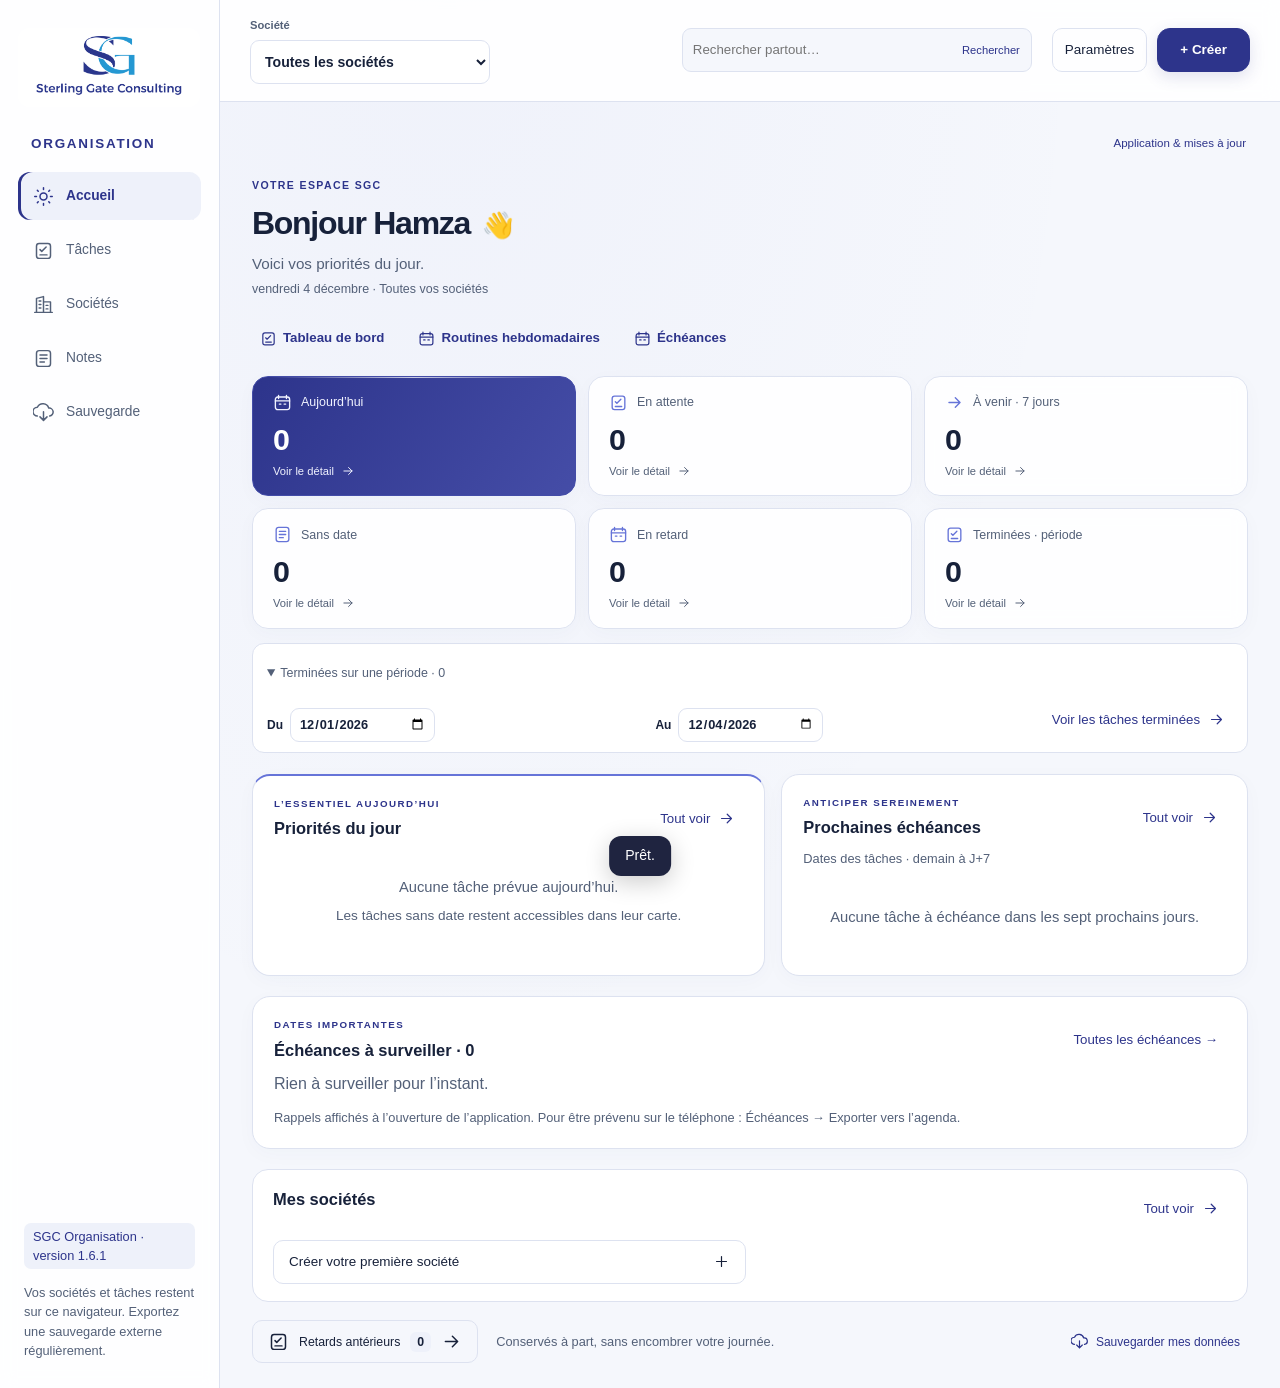
<file: index.html>
<!doctype html>
<html lang="fr" data-theme="light"><head><meta http-equiv="Content-Security-Policy" content="default-src 'self'; script-src 'self'; style-src 'self'; img-src 'self' data: blob:; connect-src 'self' https://api.github.com; worker-src 'self'; manifest-src 'self'; frame-src 'self' blob:; object-src 'none'; base-uri 'self'; form-action 'none'"><meta name="referrer" content="no-referrer"><meta charset="utf-8"><meta name="viewport" content="width=device-width,initial-scale=1,viewport-fit=cover"><meta name="theme-color" content="#2D348B"><link rel="manifest" href="manifest.webmanifest"><link rel="apple-touch-icon" href="src/assets/pwa/icon-192.png"><title>SGC Organisation</title><link rel="icon" href="data:,"><link rel="stylesheet" href="src/styles.css"><link rel="stylesheet" href="src/liquid-glass-v2.css"><link rel="stylesheet" href="src/device.css"></head>
<body><a class="skip" href="#content">Aller au contenu</a><div class="shell"><aside class="sidebar glass"><div class="brand"><img src="src/assets/sterling-gate-official.png" alt="Sterling Gate Consulting — logo officiel" width="3881" height="1687"></div><h1>Organisation</h1><nav aria-label="Navigation principale"><button data-route="home" aria-current="page">Accueil</button><button data-route="tasks">Tâches</button><button data-route="dashboard" class="nav-mobile-only">Tableau de bord</button><button data-route="companies">Sociétés</button><button data-route="notes">Notes</button><button data-route="backup">Sauvegarde</button></nav><div class="side-note"><span class="tag">SGC Organisation · version 1.6.1</span><p>Vos sociétés et tâches restent sur ce navigateur. Exportez une sauvegarde externe régulièrement.</p></div></aside><main><header class="top glass"><div class="mobile-brand"><img src="src/assets/sterling-gate-official.png" alt="Sterling Gate Consulting" width="3881" height="1687"><span>Organisation</span></div><label>Société<select id="company-filter"><option value="">Toutes les sociétés</option></select></label><form id="header-search-form" role="search"><label class="sr-only" for="header-search">Rechercher dans toute l’application</label><input id="header-search" type="search" placeholder="Rechercher partout…"><button type="submit" aria-label="Lancer la recherche">Rechercher</button></form><div class="tools"><button id="settings-trigger" aria-haspopup="dialog" aria-controls="settings-menu">Paramètres</button><button id="create-trigger" class="primary create-trigger" aria-haspopup="dialog" aria-expanded="false" aria-controls="create-menu">+ Créer</button></div></header><div class="page"><section class="pwa-strip" aria-label="Installation et connexion"><span id="connection-state"></span><details><summary>Application & mises à jour</summary><p id="pwa-status" role="status" aria-live="polite">Préparation PWA…</p><div class="pwa-actions"><button id="install-app" disabled>Installer l’application</button><button id="pwa-guide">Comment installer ?</button><button id="pwa-check">Vérifier les mises à jour</button><button id="pwa-reload" hidden>Recharger quand prêt</button></div></details><div id="pwa-update" hidden><strong>Nouvelle version disponible</strong><p>Sauvegardez vos données et fermez les autres fenêtres avant activation.</p><button id="pwa-activate" class="primary">Activer la mise à jour</button></div></section><div id="status" role="status" aria-live="polite">Chargement…</div><div id="error" role="alert" hidden></div><div id="content" tabindex="-1"></div></div></main></div><dialog id="pwa-guide-dialog" aria-labelledby="pwa-guide-title"><header class="dialog-head"><h2 id="pwa-guide-title">Installer SGC Organisation</h2><button id="pwa-guide-close">Fermer</button></header><ol class="steps"><li>Sur Android, ouvrir l’adresse HTTPS privée qui aura été approuvée dans Chrome.</li><li>Attendre le chargement complet puis choisir Installer l’application dans Chrome, ou utiliser le bouton lorsqu’il est proposé.</li><li>Vérifier l’icône SGC et lancer depuis l’écran d’accueil.</li><li>Créer des données fictives, fermer, rouvrir puis tester hors ligne et sauvegarde/restauration.</li></ol><p class="helper">Aucun hébergement n’est activé. 127.0.0.1 sur le téléphone désigne le téléphone, pas votre PC. Les données PC ne se transfèrent pas automatiquement vers une autre adresse ou un autre appareil.</p><p class="muted">Le cache garde le code, pas une sauvegarde des sociétés et tâches. Gardez une copie externe vérifiée.</p></dialog><dialog id="settings-menu" class="settings-menu glass" aria-labelledby="settings-title"><header class="dialog-head"><div><p class="eyebrow">Votre espace SGC</p><h2 id="settings-title">Plus & paramètres</h2></div><button id="close-settings">Fermer</button></header><div class="settings-options"><button data-route="notes">Notes</button><button data-route="deadlines">Échéances</button><button data-route="routines">Routines hebdomadaires</button><button data-route="dashboard">Tableau de bord</button><button data-route="backup">Sauvegarde et restauration</button><button id="theme" aria-pressed="false">Mode sombre</button><button id="effects" aria-pressed="false">Réduire les effets</button></div><p class="helper small">Les préférences d’affichage sont mémorisées sur ce navigateur. Les sauvegardes E1 incluent les fiches complètes et leurs pièces.</p></dialog><dialog id="create-menu" class="create-menu glass" aria-labelledby="create-title"><header class="dialog-head"><div><p class="eyebrow">Un accès, toutes vos actions</p><h2 id="create-title">Créer</h2></div><button id="close-create" aria-label="Fermer le menu Créer">Fermer</button></header><p id="create-context" class="muted"></p><div class="creation-options"><button id="create-task"><span data-icon="tasks"></span><span><strong>Tâche</strong><small>Un intitulé suffit, sans workflow</small></span></button><button id="create-company"><span data-icon="companies"></span><span><strong>Société</strong><small>Créer une fiche avec son nom</small></span></button><button id="create-note"><span data-icon="note"></span><span><strong>Note rapide</strong><small>Générale ou liée à une société</small></span></button><button id="create-deadline"><span data-icon="calendar"></span><span><strong>Échéance</strong><small>Suivre une date importante</small></span></button></div></dialog><dialog id="editor" aria-labelledby="editor-title"><header class="dialog-head"><h2 id="editor-title"></h2><button id="close-editor" type="button" aria-label="Fermer le formulaire">Fermer</button></header><form id="editor-form"><div id="form-fields"></div><p id="form-error" role="alert" hidden></p><div class="actions"><button type="button" id="cancel-editor">Annuler</button><button type="submit" class="primary" id="save-editor">Enregistrer</button></div></form></dialog><script type="module" src="src/app.js"></script></body></html>
</file>
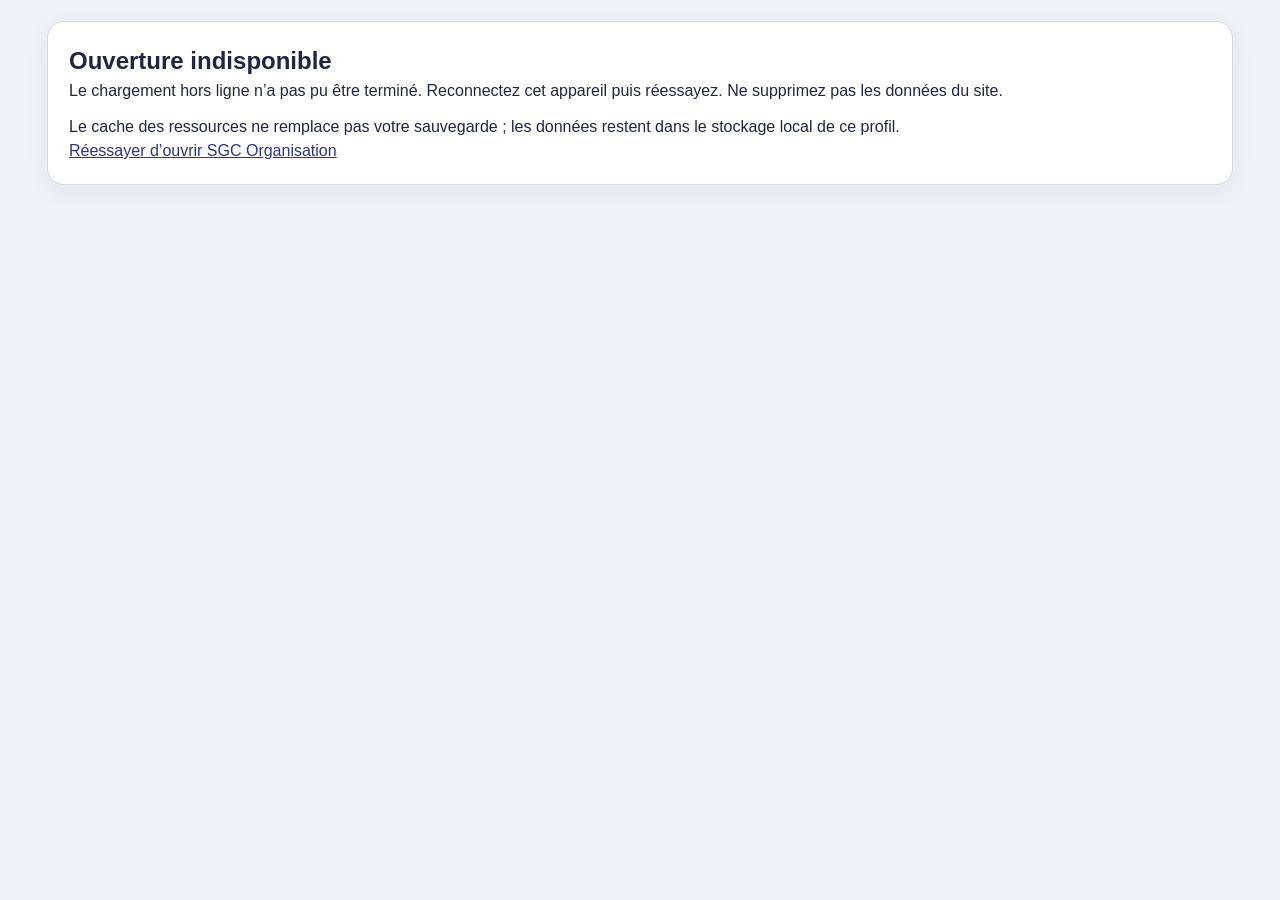
<file: offline.html>
<!doctype html>
<html lang="fr"><head><meta charset="utf-8"><meta name="viewport" content="width=device-width,initial-scale=1"><title>SGC Organisation — ouverture indisponible</title><link rel="stylesheet" href="src/styles.css"></head><body><main class="page"><section class="card"><h1>Ouverture indisponible</h1><p>Le chargement hors ligne n’a pas pu être terminé. Reconnectez cet appareil puis réessayez. Ne supprimez pas les données du site.</p><p>Le cache des ressources ne remplace pas votre sauvegarde ; les données restent dans le stockage local de ce profil.</p><a href="./">Réessayer d’ouvrir SGC Organisation</a></section></main></body></html>
</file>
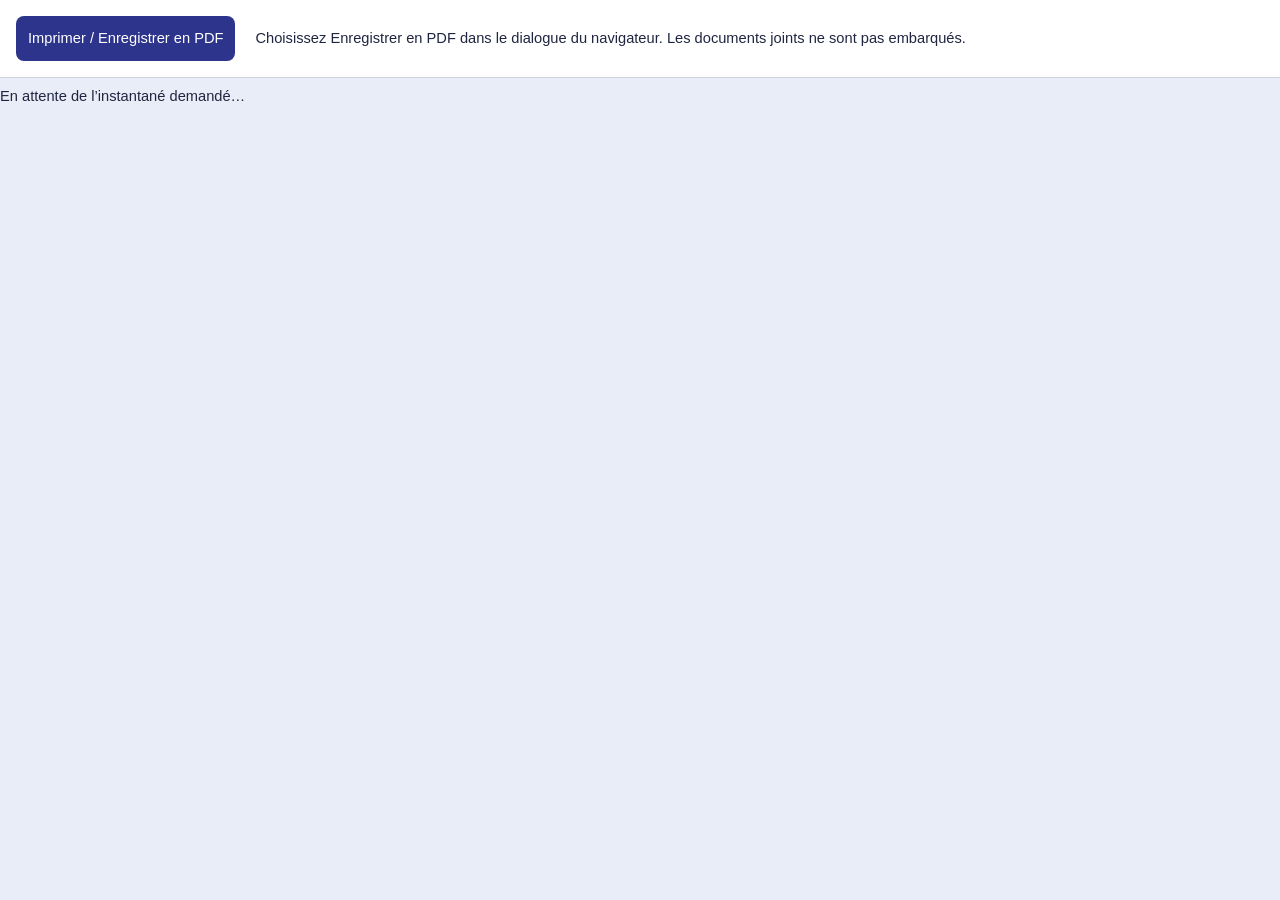
<file: report.html>
<!doctype html><html lang="fr"><head><meta charset="utf-8"><meta name="viewport" content="width=device-width,initial-scale=1"><title>SGC Rapport</title><link rel="stylesheet" href="src/report.css"></head><body><nav class="print-tools"><button id="print-report" disabled>Imprimer / Enregistrer en PDF</button><p>Choisissez Enregistrer en PDF dans le dialogue du navigateur. Les documents joints ne sont pas embarqués.</p></nav><main id="report"><p>En attente de l’instantané demandé…</p></main><script type="module" src="src/report.js"></script></body></html>
</file>
<file: src/styles.css>
:root{color-scheme:light;--brand:#2D348B;--accent:#2D348B;--ink:#202641;--muted:#536078;--bg:#eef1f8;--panel:#fff;--glass:rgba(255,255,255,.86);--line:#d3d9e8;--control:#687592;--tint:#eceefa;--error:#a52634;--error-bg:#fdecef;--ok:#16603c;--shadow:0 6px 24px #17234a0d;font:16px/1.5 'Segoe UI',Arial,sans-serif}
[data-theme=dark]{color-scheme:dark;--accent:#c6ccff;--ink:#eef0fb;--muted:#bec6da;--bg:#111728;--panel:#1c253b;--glass:rgba(27,32,51,.90);--line:#3c4663;--control:#8894b1;--tint:#30395e;--error:#ffbbc5;--error-bg:#491f2b;--ok:#a2e5bd;--shadow:0 6px 20px #0003}
*{box-sizing:border-box}body{margin:0;background:var(--bg);color:var(--ink)}button,input,textarea,select{font:inherit;color:inherit}button,input,select,textarea{touch-action:manipulation}button{cursor:pointer;min-height:44px;padding:10px 15px;border:1px solid var(--control);border-radius:10px;background:var(--panel);transition:box-shadow .12s}button:hover{background:var(--tint)}button:disabled{cursor:not-allowed;background:var(--tint);color:var(--muted)}button.primary{background:var(--brand);color:#fff;border-color:var(--brand)}button.primary:hover{background:#22286c}button:focus-visible,a:focus-visible,input:focus-visible,textarea:focus-visible,select:focus-visible{outline:3px solid var(--accent);outline-offset:3px}input,textarea,select{width:100%;border:1px solid var(--control);border-radius:9px;background:var(--panel);padding:10px;min-height:44px}textarea{min-height:85px;resize:vertical}input[type=checkbox]{width:22px;height:22px;min-height:22px;accent-color:var(--brand)}label{display:grid;gap:6px;font-size:.9rem;font-weight:600}h1,h2,h3,p{margin:0}h2{font-size:1.7rem;letter-spacing:-.025em;line-height:1.25}h3{font-size:1.1rem}a{color:var(--accent)}small,.muted{color:var(--muted)}small{font-size:.85rem}.shell{min-height:100dvh;display:flex}.glass{background:var(--panel)}@supports(backdrop-filter:blur(8px)){html:not([data-effects=reduced]) .glass{background:var(--glass);backdrop-filter:blur(8px)}}.sidebar{width:225px;flex-shrink:0;padding:30px 18px;display:flex;flex-direction:column;border-right:1px solid var(--line)}.brand{display:flex;align-items:center;gap:10px;font-size:.73rem;font-weight:700;letter-spacing:.08em}.brand small{display:block;font-size:.65rem;letter-spacing:.15em}.mark{display:grid;place-items:center;width:40px;height:43px;border-radius:12px;background:var(--brand);color:#fff;font-size:1rem}.sidebar h1{font-size:1.1rem;margin:35px 12px 20px;color:var(--accent)}nav{display:grid;gap:6px}nav button{border:0;background:transparent;text-align:left;color:var(--muted)}nav button[aria-current=page]{background:var(--tint);color:var(--accent);font-weight:600}.side-note{margin-top:auto;padding:30px 6px 0;font-size:.8rem;color:var(--muted)}.side-note p{margin-top:14px}.tag{display:inline-block;background:var(--tint);color:var(--accent);padding:4px 9px;border-radius:7px;font-size:.8rem}main{flex:1;min-width:0}.top{padding:22px 32px;border-bottom:1px solid var(--line);display:flex;align-items:center;gap:20px}.top label{min-width:220px}.tools{display:flex;gap:9px;margin-left:auto;align-items:center;flex-wrap:wrap}.tools button{font-size:.85rem}.page{padding:24px 32px;max-width:1250px;margin:auto}#status{color:var(--muted);font-size:.85rem;min-height:26px;margin-bottom:18px}#error,#form-error{color:var(--error);background:var(--error-bg);padding:14px;border-radius:12px;margin-bottom:18px;white-space:pre-wrap}#content:focus{outline:none}.page-heading{display:flex;align-items:center;justify-content:space-between;gap:15px;margin-bottom:25px}.page-heading p{margin-top:9px;color:var(--muted)}.eyebrow{color:var(--accent);font-size:.72rem;font-weight:700;letter-spacing:.15em;text-transform:uppercase;margin-bottom:9px}.card{border:1px solid var(--line);border-radius:17px;background:var(--panel);padding:23px;box-shadow:var(--shadow);min-width:0}.card p+p{margin-top:12px}.card-header{display:flex;justify-content:space-between;align-items:center;gap:12px;margin-bottom:15px}.kpis{display:grid;grid-template-columns:repeat(3,1fr);gap:16px;margin-bottom:24px}.kpi{text-align:left;padding:21px;border:1px solid var(--line);border-radius:17px;box-shadow:var(--shadow)}.kpi span,.kpi small{display:block}.kpi span{color:var(--muted);font-size:.87rem}.kpi strong{font-size:2rem;display:block;margin:5px 0;font-variant-numeric:tabular-nums}.columns{display:grid;grid-template-columns:1.4fr 1fr;gap:20px}.stack{display:grid;gap:18px}.helper{padding:14px;background:var(--tint);border-radius:12px;margin:18px 0;font-size:.9rem}.task-row{display:flex;gap:14px;align-items:center;padding:17px 0;border-bottom:1px solid var(--line)}.task-row:last-child{border:0}.task-copy{flex:1;min-width:0;overflow-wrap:anywhere}.task-copy strong,.task-copy small{display:block}.task-actions{display:flex;gap:8px;flex-wrap:wrap}.task-actions button{font-size:.85rem;padding:8px 11px}.done-title{text-decoration:line-through}.toolbar{display:flex;gap:12px;align-items:end;flex-wrap:wrap;margin-bottom:20px}.toolbar label{flex:1;min-width:150px}.empty{padding:35px 10px;text-align:center;color:var(--muted)}.actions{display:flex;flex-wrap:wrap;justify-content:flex-end;gap:10px;margin-top:20px}.form-grid{display:grid;grid-template-columns:1fr 1fr;gap:17px}.full{grid-column:1/-1}.company-grid{display:grid;grid-template-columns:repeat(2,1fr);gap:18px}.company-grid p{overflow-wrap:anywhere}.steps{padding-left:22px}.steps li{margin:10px 0}.check-label{display:flex;align-items:start;gap:10px;margin:18px 0}.check-label input{flex-shrink:0}#restore-preview{margin-top:20px}#restore-preview:empty{display:none}.warning{color:var(--error)}dialog{width:calc(100% - 28px);max-width:650px;max-height:92dvh;border:1px solid var(--line);border-radius:20px;padding:25px;background:var(--panel);color:var(--ink);box-shadow:var(--shadow)}dialog::backdrop{background:#10152870}.dialog-head{display:flex;justify-content:space-between;gap:15px;align-items:center;margin-bottom:22px}.dialog-head h2{font-size:1.3rem}.skip{position:absolute;left:10px;top:-100px;z-index:10;background:var(--panel);padding:12px}.skip:focus{top:10px}.screen-divider{margin-top:25px}html[data-effects=reduced] .glass{background:var(--panel);backdrop-filter:none}html[data-effects=reduced] *{transition:none!important}
@media(max-width:1050px){.top{align-items:start;flex-direction:column}.tools{margin-left:0}.sidebar{width:190px}.page{padding:24px}.columns{grid-template-columns:1fr}}
@media(max-width:720px){.shell{flex-direction:column}.sidebar{width:auto;padding:15px;border-right:0;border-bottom:1px solid var(--line)}.brand,.side-note{display:none}.sidebar h1{margin:0 0 12px 5px}.sidebar nav{grid-template-columns:repeat(4,minmax(0,1fr));gap:4px}.sidebar nav button{font-size:.8rem;text-align:center;min-width:0;padding:10px 4px}.top{padding:16px;gap:15px}.top label{width:100%;min-width:0}.tools{width:100%;gap:8px}.tools button{flex:1;padding:8px;font-size:.8rem}.page{padding:20px 16px}.page-heading{align-items:start;flex-direction:column}.kpis{grid-template-columns:1fr 1fr;gap:10px}.kpi{padding:15px}.kpi:last-child{grid-column:1/-1}.card{padding:18px}.task-row{flex-wrap:wrap}.task-copy{flex-basis:100%}.task-actions{width:100%}.form-grid,.company-grid{grid-template-columns:1fr}.dialog-head{align-items:start}h2{font-size:1.5rem}@supports(backdrop-filter:blur(4px)){html:not([data-effects=reduced]) .glass{backdrop-filter:blur(4px)}}}
@media(prefers-reduced-motion:reduce){*,*:before,*:after{transition:none!important;animation:none!important;scroll-behavior:auto!important}}
@media(forced-colors:active){.glass,.card,.kpi{background:Canvas;border:1px solid CanvasText;backdrop-filter:none!important}button.primary{border:2px solid ButtonText}}

/* UI 0.1.1 : création unique et navigation adaptée, mêmes données IndexedDB. */
.icon{width:21px;height:21px;flex-shrink:0;vertical-align:middle}
.logo-slot{display:grid;place-items:center;flex-shrink:0;width:49px;height:43px;border:1px dashed var(--control);border-radius:8px;font-size:.58rem;line-height:1.2;text-align:center;font-weight:400;letter-spacing:0;color:var(--muted)}
nav button{display:flex;gap:11px;align-items:center;border-radius:12px;min-height:48px}
.sidebar{background-image:linear-gradient(145deg,transparent 35%,#6875c50b)}
.sidebar h1{margin-top:29px}.top{padding:18px 30px;background-image:linear-gradient(125deg,#ffffff13,transparent 65%)}
.page{padding-top:21px}.page-heading{margin-bottom:21px}.page-heading h2{font-size:2rem;letter-spacing:-.045em}.page-heading .eyebrow{font-size:.66rem;letter-spacing:.13em}
.kpis{grid-template-columns:repeat(4,minmax(0,1fr));gap:13px;margin-bottom:20px}.kpi{position:relative;overflow:hidden;padding:19px 21px;background-image:linear-gradient(135deg,#ffffff20,transparent 75%);transition:transform .14s,box-shadow .14s}.kpi:before{content:'';position:absolute;inset:0 18px auto;height:1px;background:linear-gradient(90deg,transparent,#ffffffbb,transparent)}
.kpi strong{font-size:2.15rem;line-height:1.2;margin:9px 0 7px}.kpi:hover{transform:translateY(-2px);box-shadow:0 8px 22px #263b7420}.kpi small{font-size:.76rem}.kpi span{font-weight:500}
.columns{gap:18px;grid-template-columns:1.1fr 1fr}.card{padding:21px}.card-header{align-items:start;margin-bottom:9px}.card-header h3{font-size:1.03rem}.card-header .eyebrow{font-size:.61rem;margin-bottom:5px}.task-row{padding:14px 0;gap:10px}.task-copy strong{font-size:.92rem}.task-copy small{font-size:.78rem;margin-top:4px}.task-actions button{font-size:.76rem;min-height:44px;padding:7px 10px}.text-action{border:0;color:var(--accent);background:transparent;display:inline-flex;align-items:center;justify-content:center;gap:8px;font-size:.83rem;padding:8px;white-space:nowrap}.text-action .icon{width:17px;height:17px}.small{font-size:.8rem}.empty{padding:26px 8px;font-size:.92rem}.empty small{display:block;margin-top:8px}
.home-footer{display:flex;align-items:center;flex-wrap:wrap;gap:9px 18px;margin-top:18px}.home-footer>.text-action{margin-left:auto}.history-link{display:inline-flex;align-items:center;gap:10px;font-size:.85rem;background:transparent;border-color:var(--line)}.history-link strong{background:var(--tint);border-radius:6px;padding:1px 7px;font-variant-numeric:tabular-nums}
.create-trigger{padding:11px 22px!important;border-radius:13px;font-weight:600;box-shadow:0 5px 16px #2d348b25}.create-menu{margin:0;inset:100px 24px auto auto;max-width:420px;width:calc(100% - 32px);max-height:calc(100dvh - 130px);padding:22px;border-radius:22px;overflow-y:auto;animation:panel-in .16s ease-out}.create-menu .dialog-head{margin-bottom:8px}.create-menu h2{font-size:1.35rem}.create-menu>p{font-size:.83rem}.creation-options{display:grid;gap:8px;margin-top:17px}.creation-options>button{display:flex;align-items:center;gap:14px;text-align:left;padding:14px;border-color:var(--line);background:var(--panel)}.creation-options>button:not(:disabled):hover{background:var(--tint);border-color:var(--control)}.creation-options>button>span:first-child{display:grid;place-items:center;border-radius:11px;width:43px;height:43px;background:var(--tint);color:var(--accent)}.creation-options strong,.creation-options small{display:block}.creation-options small{font-size:.77rem;margin-top:3px;font-weight:400}.creation-options>button:disabled{color:var(--muted)}.creation-options>button:disabled .icon{color:var(--muted)}
@keyframes panel-in{from{opacity:0;transform:translateY(8px)}to{opacity:1;transform:translateY(0)}}
@media(max-width:1050px) and (min-width:721px){.kpis{grid-template-columns:repeat(2,minmax(0,1fr))}.columns{grid-template-columns:1fr}}
@media(max-width:720px){
 .shell{padding-bottom:calc(160px + env(safe-area-inset-bottom,0px))}.sidebar{padding:14px 18px 0;border:0;background:var(--bg)}.sidebar h1{margin:0;font-size:1rem}.sidebar nav{position:fixed;z-index:20;bottom:0;left:0;right:0;padding:9px 10px calc(9px + env(safe-area-inset-bottom,0px));display:grid;grid-template-columns:repeat(4,minmax(0,1fr));gap:5px;background:var(--panel);border-top:1px solid var(--line);box-shadow:0 -6px 25px #17234a0c}.sidebar nav button{flex-direction:column;gap:4px;min-height:53px;justify-content:center;font-size:.68rem;line-height:1.25;padding:6px 3px}.sidebar nav .icon{width:21px;height:21px}.top{padding:13px 18px 16px;gap:11px;border-bottom:1px solid var(--line)}.top label{font-size:.74rem}.top select{font-size:.87rem}.tools{justify-content:flex-end}.tools>button{flex:0 1 auto;font-size:.72rem;min-height:40px}.tools .create-trigger{position:fixed;z-index:21;right:18px;bottom:calc(85px + env(safe-area-inset-bottom,0px));min-height:50px;padding:12px 25px!important;border-radius:16px;font-size:.95rem;box-shadow:0 7px 24px #20297440}
 .page{padding:17px 16px 22px}.page-heading h2{font-size:1.7rem}.page-heading p{font-size:.82rem}.page-heading{margin-bottom:17px}#status{font-size:.7rem;margin-bottom:15px}.kpis{grid-template-columns:repeat(2,minmax(0,1fr));gap:10px}.kpi,.kpi:last-child{grid-column:auto;padding:15px}.kpi strong{font-size:1.85rem;margin:7px 0}.kpi span{font-size:.74rem}.kpi small{font-size:.68rem}.columns{grid-template-columns:1fr}.card{padding:17px}.task-row{padding:13px 0}.task-copy{flex-basis:100%}.task-actions{justify-content:flex-end}.card-header .text-action{white-space:normal;font-size:.74rem}.home-footer{align-items:start;gap:10px}.home-footer>.text-action{margin-left:0}.create-menu{inset:auto 12px calc(85px + env(safe-area-inset-bottom,0px));width:calc(100% - 24px);max-width:none;max-height:calc(100dvh - 120px - env(safe-area-inset-bottom,0px));border-radius:24px;padding:21px 18px;animation:panel-in .16s ease-out}.create-menu:before{content:'';display:block;background:var(--control);width:35px;height:4px;border-radius:4px;margin:-8px auto 16px}.create-menu .dialog-head h2{font-size:1.3rem}.creation-options>button{padding:11px;min-height:70px}.creation-options>button>span:first-child{width:38px;height:38px}
}
@media(prefers-reduced-motion:reduce){.create-menu,.kpi{animation:none!important;transition:none!important;transform:none!important}}
html[data-effects=reduced] .create-menu{animation:none}
@media(max-width:720px){.top.glass,.sidebar.glass{backdrop-filter:none!important}}
.routine-model{margin-bottom:18px}.routine-model summary{font-weight:700;cursor:pointer;padding:8px}.routine-model form{display:grid;gap:14px;margin-top:16px}.routine-week progress{width:100%;height:12px;accent-color:var(--brand,#2d348b)}.routine-step{padding:16px 0;border-bottom:1px solid var(--border,#8b92a333)}.routine-step fieldset{border:0;padding:0;min-width:0}.routine-step legend{font-weight:650;padding:0;margin-bottom:12px;overflow-wrap:anywhere}.routine-step-fields{display:grid;grid-template-columns:150px 1fr 1fr auto;gap:12px;align-items:end}.routine-step-fields input,.routine-step-fields select{width:100%}.routine-log{margin-top:20px}.routine-log li{padding:7px 0;overflow-wrap:anywhere}.routine-toolbar{margin:20px 0}.routine-week{margin-bottom:20px}#routine-carry-preview{display:grid;gap:12px;margin-top:16px}#routine-carry-date{max-width:240px}.routine-model textarea{width:100%;resize:vertical}@media(max-width:900px){.routine-step-fields{grid-template-columns:1fr 1fr}}@media(max-width:520px){.routine-step-fields{grid-template-columns:1fr}.routine-toolbar{align-items:stretch}.routine-toolbar label{width:100%}.routine-log time{display:block}}
</file>
<file: src/liquid-glass-v2.css>
/* SGC UI 0.2 — ressources embarquées, sans dépendance réseau. */
:root{--brand:#2D348B;--accent:#2D348B;--accent-soft:#6674D8;--bg:#F5F7FC;--panel:#fff;--ink:#17213A;--muted:#536078;--tint:#EEF1FA;--glass:rgba(255,255,255,.88);--line:#dde2f0;--shadow:0 5px 20px #28376607;--success:#16856A;--alert:#D18A30;--error:#C84C59;--space:8px;--radius:18px}
[data-theme=dark]{--bg:#101626;--panel:#19223A;--ink:#F4F6FF;--muted:#b7c1db;--tint:#273355;--accent:#c4cbff;--line:#354361;--glass:rgba(25,34,58,.93);--shadow:0 8px 25px #00000017;--error:#ffb3bd}
body{background:radial-gradient(ellipse at 35% 0%,#6674d80a,transparent 55%),var(--bg);font-family:Inter,'Segoe UI',Arial,sans-serif;-webkit-font-smoothing:antialiased}
.sidebar{width:220px;padding:28px 18px;border-color:var(--line)}.brand{display:block}.brand img,.mobile-brand img{display:block;object-fit:contain;width:100%;height:auto;aspect-ratio:3881/1687;padding:8px;background:#fff;border-radius:12px}.brand img{max-width:182px}.sidebar h1{font-size:.84rem;text-transform:uppercase;letter-spacing:.13em;margin:27px 13px 18px}.sidebar nav>button{font-size:.86rem;border-radius:12px;gap:12px;transition:background-color .12s,box-shadow .12s}.sidebar nav>button[aria-current=page]{box-shadow:inset 3px 0 var(--accent);background:var(--tint)}
.mobile-brand{display:none}.top{padding:17px 30px;gap:20px;min-height:98px}.top>label{min-width:180px;max-width:240px;flex:1;font-size:.7rem;color:var(--muted)}.top select{font-weight:600;font-size:.88rem;border-color:var(--line);color:var(--ink)}.tools{margin-left:0;gap:10px}.tools button{font-size:.84rem}.top #settings-trigger{padding:9px 12px;background:transparent;border-color:var(--line)}#header-search-form{display:flex;flex:1;max-width:350px;position:relative;gap:5px;margin-left:auto}#header-search{font-size:.83rem;background:var(--bg);border:1px solid var(--line);padding-right:92px}#header-search-form>button{position:absolute;right:3px;top:3px;min-height:38px;padding:5px 9px;font-size:.7rem;border:0;background:transparent;color:var(--accent)}.sr-only{position:absolute;width:1px;height:1px;padding:0;margin:-1px;overflow:hidden;clip:rect(0,0,0,0);white-space:nowrap;border:0}
.page{max-width:1360px;padding:24px 32px}#status{font-size:.74rem;margin-bottom:18px;line-height:1.5}.page-heading{margin-bottom:23px}.page-heading h2{font-size:2rem;letter-spacing:-.04em}.page-heading .eyebrow{font-size:.66rem;color:var(--accent-soft)}.page-heading p{font-size:.95rem;margin-top:10px}.greeting-meta{display:block;color:var(--muted);font-size:.78rem;margin-top:5px}.wave{font-size:1.6rem;margin-left:4px}.home-kpis{grid-template-columns:repeat(3,minmax(0,1fr));gap:12px;margin-bottom:14px}.home-kpis .kpi{position:relative;border-radius:16px;padding:16px 20px;overflow:hidden}.home-kpis .kpi-label{display:flex;gap:9px;align-items:center;font-size:.78rem}.home-kpis .kpi-label>.icon{color:var(--accent-soft);width:19px;height:19px}.home-kpis .kpi strong{font-size:1.9rem;letter-spacing:-.04em;margin:9px 0 5px}.home-kpis .kpi small{display:flex;gap:7px;align-items:center;font-size:.7rem}.home-kpis .kpi small .icon{width:14px;height:14px}.home-kpis .kpi[data-scope=today]{background:linear-gradient(125deg,#2d348b,#454da7);border-color:#434ca7;color:#fff}.home-kpis .kpi[data-scope=today] span,.home-kpis .kpi[data-scope=today] small,.home-kpis .kpi[data-scope=today] .icon{color:#f1f3ff}.home-kpis .kpi[data-scope=today] strong{color:#fff}
.completion-period{display:flex;align-items:center;gap:12px;margin:0 0 21px;padding:10px 14px;border:1px solid var(--line);border-radius:12px;font-size:.78rem;background:var(--panel)}.completion-period>span{margin-right:auto;color:var(--muted)}.completion-period label{display:flex;align-items:center;gap:7px;font-size:.73rem}.completion-period input{min-height:34px;padding:5px 8px;font-size:.75rem;width:145px;border-color:var(--line)}.home-columns{grid-template-columns:1.1fr 1fr;gap:16px}.card{border-radius:var(--radius);padding:21px}.today-card{border-top:2px solid var(--accent-soft)}.card-header h3{font-size:1.03rem}.task-row{background:var(--panel);padding:13px 0}.task-copy strong{font-weight:600}.task-actions button{border-color:var(--line);font-size:.72rem}.task-actions button:hover{border-color:var(--control)}.task-actions button[data-toggle-task]{color:var(--accent);background:var(--tint)}.task-copy small{font-size:.77rem}.task-row:has(.done-title){opacity:1}.task-row:has(.done-title) .task-copy strong{color:var(--muted)}
.company-shortcuts{margin-top:20px;padding:17px 20px;background:var(--panel);border:1px solid var(--line);border-radius:16px}.company-shortcuts .card-header{margin-bottom:9px}.shortcut-list{display:grid;grid-template-columns:repeat(2,minmax(0,1fr));gap:9px}.shortcut-list>button{display:flex;align-items:center;gap:12px;min-width:0;border-color:var(--line);font-size:.84rem;text-align:left}.shortcut-list>button>.icon{margin-left:auto;width:17px}.company-avatar{display:grid;place-items:center;background:var(--tint);color:var(--accent);border:1px solid var(--line);width:42px;height:42px;flex-shrink:0;border-radius:12px;font-size:1rem;font-weight:600}.home-footer{font-size:.8rem}.history-link{min-height:40px;font-size:.77rem}.home-footer .text-action{font-size:.75rem}.toolbar{background:var(--panel);border:1px solid var(--line);border-radius:14px;padding:15px;gap:10px}.toolbar label{font-size:.74rem;min-width:130px}.toolbar input,.toolbar select{font-size:.82rem;border-color:var(--control)}.toolbar label:has(#task-search){flex:2;min-width:200px}
.company-grid{grid-template-columns:repeat(2,minmax(0,1fr));gap:16px}.company-card-head{display:flex;gap:13px;align-items:center}.company-card h3{font-size:1rem}.company-card .company-contact{font-size:.85rem;line-height:1.8;margin:18px 0;color:var(--muted)}.company-card .actions{justify-content:space-between}.company-card .actions button{font-size:.8rem;border-color:var(--line)}.company-card .actions .icon{width:16px;margin-left:7px}.company-fields{margin:0}.company-fields>div{display:grid;grid-template-columns:110px 1fr;padding:14px 0;border-bottom:1px solid var(--line);gap:15px}.company-fields dt{font-size:.78rem;color:var(--muted)}.company-fields dd{margin:0;font-size:.9rem;white-space:pre-wrap;overflow-wrap:anywhere}.company-detail{margin-top:10px}.company-task-link{display:flex;align-items:center;gap:15px;margin:18px 0;border-color:var(--line);width:100%;text-align:left}.company-task-link strong{font-size:2rem}.company-task-link span{font-size:.85rem}.company-task-link .icon{width:16px}
.settings-menu{margin:0;inset:92px 25px auto auto;max-width:360px;width:calc(100% - 28px);max-height:calc(100dvh - 120px);animation:panel-in .16s ease-out}.settings-menu h2{font-size:1.25rem}.settings-options{display:grid;gap:9px}.settings-options button{text-align:left;font-size:.88rem;border-color:var(--line)}.create-menu{padding:24px;border-color:var(--line);box-shadow:0 20px 65px #14224b26}.creation-options button{border-radius:14px}.creation-options strong{font-size:.9rem}.creation-options button:disabled{background:var(--bg)}#editor{border-radius:22px;padding:25px;animation:panel-in .16s ease-out}#editor .dialog-head h2{font-size:1.4rem}.form-grid label{font-size:.8rem}.form-grid input,.form-grid select,.form-grid textarea{font-size:.9rem}.form-grid .helper{font-size:.8rem}button:active:not(:disabled){transform:translateY(1px)}button,select,input,textarea{scroll-margin-bottom:100px}.empty{border-radius:12px}.empty h3{margin-bottom:8px}.empty>button{margin-top:15px}
@media(min-width:721px) and (max-width:1100px){.sidebar{width:180px;padding:22px 13px}.top{padding:16px 22px;flex-wrap:wrap;flex-direction:row}.top #header-search-form{min-width:220px}.tools{margin-left:auto}.page{padding:22px}.home-columns{grid-template-columns:1fr}.home-kpis{grid-template-columns:repeat(3,minmax(0,1fr))}}
@media(max-width:720px){
 .sidebar{padding:0!important;height:0;width:0;border:0}.sidebar h1,.sidebar .brand,.side-note{display:none}.shell{padding-bottom:calc(100px + env(safe-area-inset-bottom,0px))}.top{display:grid;grid-template-columns:1fr 1fr;gap:10px;padding:14px 16px 15px;min-height:0;background:var(--panel)}.mobile-brand{display:flex;align-items:center;gap:13px;grid-column:1/-1;justify-content:space-between;margin-bottom:3px}.mobile-brand img{width:137px;max-height:60px;padding:5px;border-radius:8px}.mobile-brand span{font-size:.88rem;font-weight:600;letter-spacing:-.02em}.top>label{min-width:0;width:auto;max-width:none;grid-column:1;gap:4px;font-size:.67rem}.top select{font-size:.74rem;min-height:42px;padding:7px}.top #header-search-form{grid-column:2;width:100%;max-width:none;align-self:end;margin:0}.top #header-search{font-size:.74rem;padding:10px;min-width:0}.top #header-search-form>button{display:none}.tools{display:none}.page{padding:17px 16px 20px}#status{font-size:.67rem;min-height:0;margin-bottom:15px}.page-heading .eyebrow{font-size:.59rem;margin-bottom:7px}.page-heading h2{font-size:1.6rem}.page-heading p{font-size:.86rem}.greeting-meta{font-size:.68rem!important;margin-top:5px}.wave{font-size:1.25rem}.home-kpis{grid-template-columns:repeat(2,minmax(0,1fr));gap:9px}.home-kpis .kpi{padding:13px 14px}.home-kpis .kpi strong{font-size:1.75rem;margin:7px 0 4px}.home-kpis .kpi-label{font-size:.69rem;gap:6px}.home-kpis .kpi-label .icon{width:17px}.home-kpis .kpi small{font-size:.64rem}.home-kpis .kpi small .icon{width:12px}.completion-period{flex-wrap:wrap;gap:8px;padding:10px}.completion-period>span{width:100%;font-size:.69rem}.completion-period label{flex:1;min-width:0;font-size:.65rem}.completion-period input{width:100%;min-width:0;font-size:.7rem}.home-columns,.company-grid{grid-template-columns:1fr}.card{padding:16px}.card-header .eyebrow{font-size:.57rem}.card-header h3{font-size:.97rem}.task-copy strong{font-size:.86rem}.task-copy small{font-size:.7rem}.task-actions button{font-size:.7rem}.company-shortcuts{padding:15px}.shortcut-list{grid-template-columns:1fr}.shortcut-list button{font-size:.8rem}.home-footer .small{font-size:.72rem}.home-footer{margin-bottom:15px}.toolbar{padding:12px;gap:9px}.toolbar label{min-width:115px;font-size:.69rem}.toolbar label:has(#task-search){min-width:100%;flex:1}.toolbar input,.toolbar select{font-size:.76rem}.company-fields>div{grid-template-columns:90px 1fr;gap:10px}.company-fields dd{font-size:.82rem}
 .sidebar nav{grid-template-columns:1fr 1fr 1.08fr 1fr 1fr;z-index:30;padding:8px 8px calc(8px + env(safe-area-inset-bottom,0px));gap:2px;min-height:78px;background:var(--panel);border-top:1px solid var(--line);box-shadow:0 -8px 28px #17234a0b}.sidebar nav>button{min-height:56px;min-width:0;width:auto;padding:6px 2px;font-size:.63rem;gap:5px;justify-content:center;line-height:1.25;border:0;background:transparent;color:var(--muted);box-shadow:none}.sidebar nav>button[aria-current=page]{background:var(--tint);color:var(--accent);box-shadow:none}.sidebar nav>button#create-trigger{position:static!important;min-height:55px;padding:9px 6px!important;align-self:center;margin:0 4px;border-radius:16px;background:var(--brand);color:#fff;font-size:.74rem;box-shadow:0 3px 13px #2d348b25}.sidebar nav .icon{width:21px;height:21px}.create-menu,.settings-menu{inset:auto 10px calc(88px + env(safe-area-inset-bottom,0px));max-width:none;width:calc(100% - 20px);max-height:calc(100dvh - 115px - env(safe-area-inset-bottom,0px));padding:22px 18px;border-radius:24px}.settings-menu .dialog-head{margin-bottom:15px}#editor{inset:auto 0 0;margin:0;width:100%;max-width:none;max-height:calc(100dvh - 16px);padding:22px 18px calc(22px + env(safe-area-inset-bottom,0px));border-radius:24px 24px 0 0}.keyboard-open .sidebar nav{visibility:hidden}.keyboard-open .create-menu,.keyboard-open .settings-menu{bottom:12px}.form-grid{gap:14px}
}
@media(prefers-reduced-motion:reduce){*,*:before,*:after{animation:none!important;transition:none!important;scroll-behavior:auto!important}button:active{transform:none!important}}
html[data-effects=reduced] .glass,html[data-effects=reduced] dialog{backdrop-filter:none!important;background:var(--panel)}html[data-effects=reduced] *{animation:none!important;transition:none!important}
@supports not (backdrop-filter:blur(1px)){.glass,dialog.glass{background:var(--panel)}}
@media(forced-colors:active){.home-kpis .kpi[data-scope=today]{background:Canvas;color:CanvasText;border:1px solid CanvasText}.home-kpis .kpi[data-scope=today] *{color:CanvasText}.company-avatar{border:1px solid CanvasText}}

.completion-period{display:block}.completion-period summary{font-size:.78rem;color:var(--muted);cursor:pointer;min-height:44px;padding:10px 0}.period-fields{display:flex;align-items:end;flex-wrap:wrap;gap:12px}.period-fields label{font-size:.75rem;min-width:135px;flex:1}.period-fields input{font-size:.8rem}
@media(max-width:720px){.home-kpis .kpi[data-scope=upcoming],.home-kpis .kpi[data-scope=done-period]{display:none}.period-fields{gap:8px}.period-fields label{min-width:100px}.completion-period summary{font-size:.72rem;padding:7px 0;min-height:34px}.completion-period{padding:7px 11px}.period-fields>.text-action{min-height:44px}}
:root{--error-base:#C84C59;--error:#A52634}.page-heading .eyebrow{color:var(--accent)}[data-theme=dark]{--error:#ffb3bd}

.pwa-strip{font-size:.73rem;display:flex;flex-wrap:wrap;align-items:start;gap:8px 18px;padding:9px 12px;margin-bottom:12px;background:var(--panel);border:1px solid var(--line);border-radius:10px;color:var(--muted)}.pwa-strip>details{margin-left:auto;max-width:100%}.pwa-strip summary{cursor:pointer;min-height:26px}.pwa-strip p{padding:8px 0}.pwa-actions{display:flex;flex-wrap:wrap;gap:7px}.pwa-actions button{font-size:.72rem;min-height:44px}#pwa-update{flex-basis:100%;padding:12px;background:var(--tint);color:var(--ink);border-radius:9px}#pwa-update button{font-size:.78rem}#pwa-guide-dialog{font-size:.9rem}#pwa-guide-dialog .steps{line-height:1.6}@media(max-width:720px){.pwa-strip{font-size:.65rem}.pwa-strip>details{margin-left:0;width:100%}}
.pwa-strip{display:flex;gap:12px;align-items:center;flex-wrap:wrap;font-size:.72rem;color:var(--muted);padding:0 0 10px;margin-bottom:8px;border-bottom:1px solid var(--line)}.pwa-strip>span{margin-right:auto}.pwa-strip summary{min-height:36px;display:flex;align-items:center;cursor:pointer;color:var(--accent)}.pwa-strip details[open]{flex-basis:100%}.pwa-strip details p{margin:9px 0}.pwa-actions{display:flex;gap:8px;flex-wrap:wrap}.pwa-actions button{font-size:.75rem}.pwa-strip #pwa-update{padding:13px;background:var(--tint);border-radius:12px;color:var(--ink);width:100%}.pwa-strip #pwa-update p{margin:6px 0 12px}[hidden]{display:none!important}@media(max-width:720px){.pwa-strip{font-size:.65rem;gap:5px}.pwa-actions button{font-size:.7rem;flex:1;min-width:130px}}
/* E1 : données lisibles, sections progressives et cibles tactiles. */
.e1-section{border:1px solid var(--line);border-radius:16px;padding:16px;margin:14px 0;background:var(--panel)}
.e1-section summary{cursor:pointer;font-weight:650;min-height:44px;display:flex;gap:12px;align-items:center}
.e1-section .form-grid{margin-top:12px}.e1-entry{border-top:1px solid var(--line);margin:16px 0;padding-top:12px}
.e1-doc{display:grid;gap:10px;border-top:1px solid var(--line);padding:14px 0;overflow-wrap:anywhere}
.e1-detail-grid{display:grid;grid-template-columns:repeat(2,minmax(0,1fr));gap:16px;margin-top:16px}.company-fields dd{overflow-wrap:anywhere}
#editor:has(.e1-section){width:min(940px,calc(100vw - 24px));max-height:calc(100dvh - 32px);overflow:auto}
#editor:has(.e1-section) .actions{position:sticky;bottom:-1px;padding:14px 0;background:var(--panel);z-index:1}

@media(max-width:700px){.e1-detail-grid{grid-template-columns:1fr}.e1-section{padding:12px}.e1-section .form-grid{grid-template-columns:1fr}#editor:has(.e1-section){max-height:calc(100dvh - 24px);padding:16px}}
.e1-read-section summary{min-height:44px;cursor:pointer;font-weight:650;display:flex;align-items:center;justify-content:space-between;gap:12px}.e1-read-section .company-fields{margin-bottom:0}.e1-read-section:not([open]){align-self:start}
.e1-row{min-width:0;margin:14px 0;padding:14px;border:1px solid var(--line);border-radius:12px}.e1-row legend{font-weight:600;padding:0 6px}

.e1-section summary:focus-visible,.e1-read-section summary:focus-visible{outline:3px solid var(--accent);outline-offset:3px;border-radius:8px}
/* E2 — projections indépendantes des données et commandes communes. */
.view-switch,.calendar-tools,.calendar-tools>div{display:flex;flex-wrap:wrap;gap:8px;align-items:center;margin:12px 0}.view-switch button[aria-pressed=true],.calendar-tools button[aria-pressed=true]{background:var(--brand);color:white;border-color:var(--brand)}
.task-move{max-width:165px}.task-move select{font-size:.85rem}.task-actions{flex-wrap:wrap}.group-option{display:flex;align-items:center;gap:10px;margin:14px 0}.group-option input{width:22px}.kanban{display:grid;grid-template-columns:repeat(3,minmax(0,1fr));gap:14px;align-items:start}.kanban-column{background:var(--tint);border:1px solid var(--line);border-radius:16px;padding:12px;min-width:0;min-height:180px}.kanban-column h3{display:flex;justify-content:space-between;align-items:center}.kanban-card{border:1px solid var(--line);background:var(--panel);border-radius:12px;padding:12px;margin-top:12px;cursor:grab;overflow-wrap:anywhere}.kanban-card .task-row{padding:0;display:block;border:0}.kanban-card .task-actions{margin-top:12px;display:flex;gap:7px}.kanban-card .task-copy{min-width:0}.kanban-picker{max-width:280px;margin-bottom:14px}
.calendar-tools label{max-width:220px}.calendar-grid{display:grid;grid-template-columns:repeat(7,minmax(0,1fr));gap:6px}.calendar-day{min-width:0;border:1px solid var(--line);border-radius:10px;padding:7px;min-height:145px;background:var(--panel)}.calendar-day.is-today{border:2px solid var(--accent)}.calendar-day-head{display:flex;gap:4px;justify-content:space-between;flex-wrap:wrap}.calendar-day-head button{padding:5px;font-size:.8rem}.calendar-task{display:grid;width:100%;text-align:left;margin-top:6px;padding:6px;overflow-wrap:anywhere;font-size:.85rem}.calendar-task small{font-size:.8rem}.calendar-grid.day{grid-template-columns:1fr}.calendar-grid.week{grid-template-columns:repeat(7,minmax(0,1fr))}.calendar-grid.week .task-row{display:block}.calendar-grid.week .task-actions{margin-top:10px;display:grid}.calendar-grid.week .task-copy{min-width:0;overflow-wrap:anywhere}.undated-panel{margin-top:20px;border-top:1px solid var(--line);padding-top:16px}
@media(max-width:1050px){.calendar-grid.week{grid-template-columns:1fr}.calendar-grid.month{grid-template-columns:repeat(3,minmax(0,1fr))}.kanban{grid-template-columns:repeat(3,280px);overflow-x:auto;padding-bottom:12px}.kanban[data-column]:not([data-column=all]){grid-template-columns:1fr}.kanban[data-column=open] .kanban-column:not([data-drop-status=open]),.kanban[data-column=in_progress] .kanban-column:not([data-drop-status=in_progress]),.kanban[data-column=done] .kanban-column:not([data-drop-status=done]){display:none}}
@media(max-width:520px){.calendar-grid.month{grid-template-columns:repeat(2,minmax(0,1fr))}.view-switch button{flex:1}.task-move{max-width:none}.task-actions{gap:6px}.calendar-day-head{align-items:center}.calendar-tools{gap:6px}.calendar-tools button{padding:8px}.calendar-tools label{max-width:none;width:100%}}
#task-results{min-width:0;max-width:100%}.kanban{width:100%;max-width:100%;min-width:0}.view-switch button{min-width:0;padding-inline:10px}
@media(max-width:720px){.card:has(#task-results){min-width:0;overflow:hidden}.sidebar nav{width:100vw;max-width:100vw;right:auto}.task-move select{min-width:0}}
.task-move{position:relative;min-width:0}
/* E3 — graphiques locaux accessibles, sans dépendance distante. */
.dashboard-entry{display:flex;gap:14px;align-items:center;flex-wrap:wrap;margin:0 0 20px}.dashboard-kpis{grid-template-columns:repeat(4,minmax(0,1fr))}.dashboard-grid{display:grid;grid-template-columns:repeat(2,minmax(0,1fr));gap:16px;margin:18px 0}.dashboard-progress{margin-top:18px;display:flex;align-items:center;gap:18px;flex-wrap:wrap}.dashboard-progress>div{flex:1;min-width:220px}.dashboard-progress progress{width:100%}.chart-bar{display:block;width:100%;text-align:left;margin:12px 0;padding:14px;border-color:var(--line);overflow-wrap:anywhere}.bar-caption{display:flex;justify-content:space-between;flex-wrap:wrap;gap:8px}.bar-caption>span{color:var(--muted);font-size:.85rem}progress{width:100%;height:12px;accent-color:var(--brand);margin-top:10px;border:0;border-radius:8px;overflow:hidden}progress::-webkit-progress-bar{background:var(--tint)}progress::-webkit-progress-value{background:var(--accent)}.completion-chart{width:100%;height:auto;min-height:150px;margin:15px 0;overflow:visible}.chart-axis{stroke:var(--control);fill:none}.chart-line{stroke:var(--accent);stroke-width:3;fill:none}.chart-point{cursor:pointer;fill:var(--accent);outline-offset:4px}.chart-point text,.completion-chart>text{fill:var(--ink);font:12px 'Segoe UI',sans-serif}.point-target{fill:transparent;stroke:none}.chart-point:hover circle:not(.point-target),.chart-point:focus circle:not(.point-target){stroke:var(--ink);stroke-width:3;r:7}.chart-point:focus-visible{outline:3px solid var(--accent)}.dashboard-table-wrap{overflow-x:auto;max-width:100%}.dashboard-table-wrap table{border-collapse:collapse;width:100%;margin-top:12px}.dashboard-table-wrap td,.dashboard-table-wrap th{border-bottom:1px solid var(--line);padding:12px;text-align:left}.dashboard-table-wrap caption{text-align:left;color:var(--muted);padding:8px}.series-paging{display:flex;gap:12px;justify-content:space-between;align-items:center;flex-wrap:wrap;margin:14px 0}.series-paging span{font-size:.85rem}.drill-notice{display:block}.drill-notice button{margin:8px 8px 0 0}.dashboard-series details summary{min-height:44px;cursor:pointer;padding:10px 0}.dashboard-series .card-header{flex-wrap:wrap}.dashboard-series .card-header label{max-width:220px}
@media(max-width:900px){.dashboard-grid{grid-template-columns:1fr}.dashboard-kpis{grid-template-columns:repeat(2,minmax(0,1fr))}}
@media(max-width:520px){.dashboard-kpis .kpi:last-child{grid-column:auto}.dashboard-progress>div{min-width:0}.dashboard-table-wrap td,.dashboard-table-wrap th{padding:8px}.dashboard-grid .card{min-width:0}.series-paging button{flex:1}.series-paging span{width:100%;order:2}}
.progress-drill{font-size:1.65rem;font-weight:700;color:var(--accent);padding:4px 8px;margin:6px 0}
.routine-overview{margin-top:20px}.routine-week .card-header>div{min-width:0}.routine-week .card-header>button{flex-shrink:0;white-space:nowrap}@media(max-width:720px){.routine-week .card-header{display:flex;flex-direction:column;align-items:stretch;gap:14px}.routine-week .card-header>button{align-self:flex-start}.routine-step-fields{display:grid;grid-template-columns:minmax(0,1fr)}.routine-toolbar{display:grid;grid-template-columns:minmax(0,1fr)}.routine-toolbar label{min-width:0;width:100%}.routine-toolbar select,.routine-toolbar input{max-width:100%;min-width:0}.routine-overview .card-header{flex-direction:column;align-items:stretch}.routine-overview .bar-caption{flex-wrap:wrap}}
#company-delete-dialog{max-width:620px}#company-delete-dialog>label{margin-top:16px}#company-delete-dialog .danger{color:#fff;background:#a52335;border-color:#a52335}#company-delete-dialog .danger:disabled{opacity:.5}#company-delete-error{overflow-wrap:anywhere}
/* Compact month: adapted from Pilot calendar 2095–2113 and SQPV 7038–7067. */
.calendar-weekdays,.calendar-grid.month{display:grid;grid-template-columns:repeat(7,minmax(0,1fr));gap:4px}.calendar-weekdays{margin:10px 0 5px;text-align:center;font-weight:650;font-size:.78rem}.calendar-grid.month .calendar-day{min-height:96px;padding:4px;border-radius:9px;overflow:hidden}.calendar-grid.month .calendar-day-head{display:block}.calendar-grid.month .calendar-day-head button{border:0;background:transparent;min-height:28px;padding:2px 5px;font-weight:700;font-size:.8rem}.calendar-grid.month .calendar-task{min-height:0;display:block;margin-top:3px;padding:4px 5px;font-size:.72rem;border:0;border-left:3px solid var(--brand);border-radius:5px;background:var(--tint);line-height:1.25;overflow:hidden}.calendar-grid.month .calendar-task span{display:block;white-space:nowrap;overflow:hidden;text-overflow:ellipsis}.calendar-grid.month .calendar-task small{display:block;font-size:.64rem}.calendar-grid.month .kind-deadline{border-left-color:#b5790a}.calendar-grid.month .status-done{border-left-color:#2b8866;opacity:.8}.calendar-grid.month .status-done span{text-decoration:line-through}.calendar-grid.month .calendar-more{padding:2px;min-height:24px;font-size:.68rem;border:0;background:transparent}.calendar-grid.month .other-month{background:var(--bg);color:var(--muted)}.calendar-tools{flex-wrap:wrap}.calendar-grid.month .is-today{box-shadow:inset 0 0 0 1px var(--brand)}@media(max-width:720px){.calendar-grid.month{grid-template-columns:repeat(7,minmax(0,1fr));gap:2px}.calendar-grid.month .calendar-day{min-height:72px;padding:2px;border-radius:5px}.calendar-grid.month .calendar-day-head button{min-width:24px;padding:2px;font-size:.7rem}.calendar-grid.month .calendar-day-head small{display:none}.calendar-grid.month .calendar-task{padding:3px 1px;border-left-width:2px;font-size:.61rem;margin-top:2px}.calendar-grid.month .calendar-task small{display:none}.calendar-weekdays{font-size:.62rem;gap:2px}.calendar-grid.month .calendar-more{font-size:.56rem;padding:1px}.calendar-tools>button{flex:1}.calendar-tools>div{width:100%}}
.note-grid{display:grid;grid-template-columns:repeat(auto-fit,minmax(min(100%,300px),1fr));gap:16px}.note-content{white-space:pre-wrap;overflow-wrap:anywhere;max-height:230px;overflow:auto}.note-card{display:flex;flex-direction:column;gap:12px}.note-card .actions{margin-top:auto}.organiser-home{margin-top:20px;margin-bottom:20px}.deadline-reminder{display:flex;width:100%;justify-content:space-between;gap:12px;text-align:left;margin-top:8px}.deadline-reminder span{font-size:.8rem;color:var(--muted)}#organiser-editor{max-width:760px}#organiser-form{display:grid;gap:14px}#organiser-error{color:var(--danger,#c12638)}.organiser-history li{padding:8px;overflow-wrap:anywhere}.document-entry{padding:10px 0;border-bottom:1px solid var(--line)}@media(max-width:720px){#organiser-editor{margin:auto;max-height:calc(100dvh - 24px);width:calc(100% - 20px);padding:18px}.deadline-reminder{flex-direction:column}.calendar-grid.month .calendar-more{font-size:.6rem}}
.calendar-grid.month{grid-auto-rows:100px}.calendar-grid.month .calendar-day{min-height:0}.calendar-grid.month .calendar-task{padding:3px 4px}.calendar-grid.month .calendar-task small{display:none}.calendar-caption{align-items:center;gap:10px}.calendar-caption h3{white-space:nowrap}.calendar-caption .actions{margin:0;flex-wrap:wrap}.calendar-caption .actions button{font-size:.78rem;min-height:36px}.calendar-grid.month .calendar-more{min-height:20px;padding:1px;font-size:.66rem}@media(max-width:720px){.calendar-grid.month{grid-auto-rows:80px}.calendar-grid.month .calendar-task{padding:2px 1px;font-size:.61rem}.calendar-caption{display:block}.calendar-caption .actions{display:flex;gap:4px;margin-top:10px}.calendar-caption .actions button{font-size:.66rem;min-height:36px;padding:6px;flex:1}.calendar-tools{gap:4px}.calendar-tools button{font-size:.72rem;min-height:36px;padding:6px}.calendar-grid.month .calendar-more{font-size:.57rem;min-height:18px}.calendar-grid.month .calendar-day-head button{min-height:22px}}
.calendar-extra{display:flex;gap:12px;align-items:start;flex-wrap:wrap;margin:14px 0}.calendar-extra>label{min-width:220px}.deadline-calendar-filters{flex:1;padding:12px;border:1px solid var(--line);border-radius:12px}.deadline-calendar-filters summary{cursor:pointer;font-size:.8rem}.deadline-calendar-filters .toolbar{margin-top:12px}.note-grid{display:grid;grid-template-columns:repeat(auto-fit,minmax(min(100%,320px),1fr));gap:16px}.note-card h3{margin:12px 0}.note-content{white-space:pre-wrap;overflow-wrap:anywhere;max-height:180px;overflow:auto}.note-card .actions{margin-top:14px}.organiser-home{margin:20px 0}.deadline-reminder{display:flex;justify-content:space-between;gap:12px;width:100%;text-align:left;margin:7px 0}.deadline-reminder span{font-size:.8rem}@media(max-width:720px){.calendar-extra{display:block}.calendar-extra>label{display:block;margin-bottom:8px}.deadline-calendar-filters{padding:8px}}
.calendar-grid.month .calendar-day{position:relative}.calendar-grid.month .calendar-more{position:absolute;bottom:2px;left:3px;right:3px;width:calc(100% - 6px);text-align:left;background:var(--panel);line-height:1.15;min-height:18px}.calendar-grid.month .calendar-task{max-height:24px}
</file>
<file: src/device.css>
/* Synchronisation, verrouillage PIN et rappel de sauvegarde — opaques et lisibles (DESIGN.md). */
.device-cards{margin-top:18px}
.sync-table{width:100%;border-collapse:collapse;margin:12px 0}
.sync-table th,.sync-table td{padding:8px 6px;border-bottom:1px solid var(--line);text-align:left;font-size:.9rem;vertical-align:top}
.sync-table th{color:var(--muted);font-weight:600;width:44%}
.sync-badge{display:inline-block;padding:3px 10px;border-radius:999px;font-weight:700;font-size:.8rem;background:var(--tint);color:var(--ink);border:1px solid var(--line)}
.sync-badge[data-state=ok]{background:#e6f4ea;color:#14532d;border-color:#9fd3ae}
.sync-badge[data-state=err],.sync-badge[data-state=locked]{background:#fdecec;color:#7f1d1d;border-color:#f1aaaa}
.sync-badge[data-state=offline],.sync-badge[data-state=ask],.sync-badge[data-state=sync]{background:#fff4e0;color:#78350f;border-color:#f3c98b}
.sync-message:empty{display:none}
.sync-message{margin:4px 0 12px;font-size:.88rem;color:var(--ink)}
.sync-warning{color:var(--error)}
.sync-steps,.sync-reset,.sync-conflicts{margin:12px 0}
.sync-steps summary,.sync-reset summary,.sync-conflicts summary{cursor:pointer;font-weight:600;min-height:44px;display:flex;align-items:center}
.sync-ask{border:1px solid var(--line);border-radius:14px;padding:14px;background:var(--panel)}
.sync-ask h4{margin:0 0 8px}
.sync-conflicts ul{list-style:none;padding:0;margin:8px 0 0;display:grid;gap:10px}
.sync-conflicts li{border:1px solid var(--line);border-radius:12px;padding:10px;display:grid;gap:8px;background:var(--panel)}
.sync-conflicts li small{display:block;color:var(--muted)}
.sync-pill{position:fixed;right:14px;bottom:calc(14px + env(safe-area-inset-bottom,0px));z-index:40;min-height:36px;padding:6px 14px;border-radius:999px;border:1px solid transparent;font:600 .8rem/1.2 inherit;color:#fff;background:#4b5563;box-shadow:0 2px 10px #0003;cursor:pointer;width:auto}
.sync-pill[data-state=ok]{background:#15803d}
.sync-pill[data-state=sync],.sync-pill[data-state=idle]{background:#2D348B}
.sync-pill[data-state=err],.sync-pill[data-state=locked]{background:#b91c1c}
.sync-pill[data-state=offline],.sync-pill[data-state=ask]{background:#92400e}
@media(max-width:720px){.sync-pill{bottom:calc(92px + env(safe-area-inset-bottom,0px));right:10px}}
.backup-reminder{display:flex;gap:14px;align-items:center;justify-content:space-between;flex-wrap:wrap;padding:14px 16px;margin:0 0 16px;border-radius:16px;background:#fff4e0;color:#4a2a05;border:1px solid #f3c98b}
.backup-reminder div{display:grid;gap:4px}.backup-reminder span{font-size:.85rem}
.backup-last{margin:0 0 8px}
.lock-screen{position:fixed;inset:0;z-index:1000;display:grid;place-items:center;padding:16px;background:var(--bg,#f5f7fc)}
.lock-screen[hidden]{display:none}
.lock-box{width:min(380px,100%);display:grid;gap:14px;padding:26px 22px;border-radius:24px;background:var(--panel,#fff);border:1px solid var(--line);box-shadow:var(--shadow)}
.lock-box img{width:160px;height:auto;justify-self:center}
.lock-box h2{margin:0;text-align:center;font-size:1.15rem}
.lock-box input{font-size:1.3rem;letter-spacing:.3em;text-align:center}
@media (forced-colors:active){.sync-pill,.sync-badge,.backup-reminder{border:1px solid CanvasText}}
@media print{.sync-pill,.lock-screen{display:none!important}}
body.app-locked .shell,body.app-locked dialog,body.app-locked .sync-pill{visibility:hidden}
body.app-locked{overflow:hidden}
body.has-sync-pill .page{padding-bottom:72px}
.sync-choices{display:grid;gap:10px}
.sync-choices button{display:grid;gap:4px;text-align:left;min-height:56px;padding:12px 14px}
.sync-choices small{font-weight:400;font-size:.82rem;opacity:.92}
.protection{display:grid;gap:4px;padding:12px 14px;border-radius:12px;margin:8px 0;border:1px solid var(--line)}
.protection.ok{background:#e6f4ea;color:#14532d;border-color:#9fd3ae}
.protection.warn{background:#fff4e0;color:#4a2a05;border-color:#f3c98b}
.protection span{font-size:.86rem}
.sync-token,.sync-expiry{margin:12px 0}
.sync-token summary{cursor:pointer;font-weight:600;min-height:44px;display:flex;align-items:center}
.token-banner{background:#fdecec;color:#7f1d1d;border-color:#f1aaaa}
.sync-choices button.primary small{color:#fff;opacity:1}
.lost-device{margin-top:16px;border-top:1px solid var(--line);padding-top:8px}
.lost-device summary{cursor:pointer;font-weight:600;min-height:44px;display:flex;align-items:center}
.lost-device li{margin:6px 0}
#backup-encryption{margin:12px 0}
.ics-help{margin:0 0 14px}
.ics-help summary{cursor:pointer;font-weight:600;min-height:44px;display:flex;align-items:center}
.search-results{display:grid;gap:14px;grid-template-columns:repeat(auto-fit,minmax(280px,1fr))}
.search-list{list-style:none;padding:0;margin:8px 0 0;display:grid;gap:8px}
.search-list button{width:100%;display:grid;gap:3px;text-align:left;min-height:52px;padding:10px 12px}
.search-list small{color:var(--muted);font-weight:400}
.search-field{flex:1;min-width:0}.search-field input{width:100%}
.badge-routine{display:inline-flex;align-items:center;gap:4px;background:#eef0ff;color:#2D348B;border:1px solid #c7cbf5;border-radius:999px;padding:1px 9px;font-size:.75rem;font-weight:700;margin-right:4px;vertical-align:middle}
.badge-late{background:#fdecec;color:#7f1d1d;border-color:#f1aaaa}
.task-row.routine-row{border-left:4px solid #2D348B;padding-left:12px}
.task-row.routine-row.late{border-left-color:#b91c1c}
.routine-items{display:grid;gap:0;margin-bottom:8px}
.kpi-sub{display:block;font-size:.78rem;font-weight:600;opacity:.9}
.routine-home{display:grid;gap:12px;margin:14px 0}
.routine-progress{display:grid;gap:6px}.routine-progress>div{display:flex;justify-content:space-between;gap:10px;font-size:.92rem}
.routine-progress progress{width:100%;height:10px}
.routine-late{margin:0;color:#7f1d1d;font-size:.9rem}.routine-start{margin:0;font-size:.9rem;display:flex;gap:10px;align-items:center;flex-wrap:wrap}
#routine-na-dialog{max-width:520px}
.routine-report-bar{display:flex;gap:12px;align-items:center;flex-wrap:wrap;margin:-6px 0 16px}
#routine-report-dialog{max-width:760px}
/* Écran Notes (1.5.0) */
.note-bar label:first-child{flex:2;min-width:220px}
.notes-layout{display:grid;grid-template-columns:minmax(280px,420px) 1fr;gap:18px;align-items:start}
.note-group{margin:0 0 14px}.note-group h4{margin:4px 0 8px;font-size:.8rem;text-transform:uppercase;letter-spacing:.06em;color:var(--muted)}
.note-list{display:grid;gap:8px}
.note-item{display:grid;gap:3px;width:100%;text-align:left;padding:10px 12px;border-radius:12px;min-height:56px;background:var(--panel,#fff)}
.note-item strong{font-size:.98rem}.note-item span{font-size:.85rem;color:var(--muted);overflow:hidden;white-space:nowrap;text-overflow:ellipsis}
.note-item.selected{border-color:#2D348B;box-shadow:0 0 0 2px #2D348B33}
.note-read{display:grid;gap:12px;position:sticky;top:12px}.note-read h3{margin:0;font-size:1.3rem}
.note-meta{margin:0;font-size:.85rem;color:var(--muted)}.note-body{white-space:pre-wrap;line-height:1.55;margin:0;overflow-wrap:anywhere}
.note-back{display:none;justify-self:start}
.company-notes{margin:16px 0}
@media(max-width:720px){
 .sidebar nav{grid-template-columns:repeat(2,1fr) 1.08fr repeat(3,1fr)!important}
 .notes-layout{grid-template-columns:1fr}.notes-layout .note-read{display:none;position:static}
 .notes-layout.reading .note-list{display:none}.notes-layout.reading .note-read{display:grid}.notes-layout.reading .note-back{display:inline-flex}
}
@media(max-width:720px){#content:has(.notes-layout.reading) .note-bar,#content:has(.notes-layout.reading)>.page-heading{display:none}}
/* 1.6.0 — passe d'ergonomie */
.sync-pill{position:static;right:auto;bottom:auto;min-height:36px;box-shadow:none;white-space:nowrap}
body.has-sync-pill .page{padding-bottom:0}
@media(max-width:720px){.sync-pill{bottom:auto;right:auto;min-height:34px;padding:5px 12px;font-size:.78rem}.mobile-brand>span{margin-left:auto}}
#status{position:fixed;left:50%;transform:translateX(-50%);bottom:24px;z-index:60;max-width:min(560px,calc(100vw - 32px));margin:0;padding:10px 16px;border-radius:12px;background:#1f2440;color:#fff;font-size:.88rem;line-height:1.4;box-shadow:0 6px 24px #0003;transition:opacity .4s;pointer-events:none;min-height:0}
#status:empty{display:none}#status.fade{opacity:0}
@media(max-width:720px){#status{bottom:calc(96px + env(safe-area-inset-bottom,0px))}}
@media (prefers-reduced-motion:reduce){#status{transition:none}}
.pwa-strip{background:transparent;border:0;padding:0 2px;margin:0 0 6px;justify-content:flex-end;min-height:0}
.pwa-strip #connection-state:empty{display:none}
.pwa-strip #connection-state{color:#92400e;font-weight:600}
.home-links{display:flex;flex-wrap:wrap;gap:6px 18px;margin:-4px 0 18px}
.home-links .text-action{display:inline-flex;align-items:center;gap:6px;min-height:40px;font-weight:600}
.routine-home .card-header .actions{gap:14px}
.routine-home{gap:10px}
.organiser-home .deadline-reminder{width:100%;text-align:left}
.step-badge{display:inline-block;margin-left:8px;padding:1px 8px;border-radius:999px;font-size:.75rem;font-weight:700;vertical-align:middle}
.step-badge.done{background:#e6f4ea;color:#14532d}.step-badge.na{background:#eef0f5;color:#334155}
.step-buttons{display:flex;gap:8px;align-items:end;flex-wrap:wrap}
.routine-week .card-header .actions{gap:8px}
.routine-step legend{font-weight:700}
.task-filters>summary{cursor:pointer;font-weight:700;min-height:44px;display:flex;align-items:center;list-style-position:inside}
@media(min-width:721px){.task-filters>summary{display:none}}
@media(max-width:720px){
 .sidebar nav>button{font-size:.74rem!important;gap:3px}
 small,.small,.muted.small,.helper.small{font-size:.8rem}
 .kpi small,.kpi .kpi-sub{font-size:.78rem}
 .pwa-strip{font-size:.78rem}
 .task-filters{background:var(--panel);border:1px solid var(--line);border-radius:14px;padding:4px 14px;margin-bottom:14px}
 .task-filters[open]{padding-bottom:12px}
 .page-heading p{font-size:.95rem}
 .routine-step-fields{gap:10px}
}
.routine-step-wrap{position:relative}
.routine-step-wrap .step-quick{position:absolute;top:2px;right:0;z-index:1;min-height:40px;padding:6px 14px}
@media(max-width:720px){.routine-step-wrap .step-quick{top:0}}
.routine-step legend{padding-right:110px}
/* 1.6.1 — téléphone : « + » en haut à droite, Tableau de bord dans la barre du bas */
@media(min-width:721px){.sidebar nav .nav-mobile-only{display:none}}
@media(max-width:720px){
 .sidebar nav{grid-template-columns:repeat(6,1fr)!important}
 .sidebar nav>button{line-height:1.15}
 .mobile-brand{gap:10px}
 .mobile-brand>span{margin-left:auto}
 #create-trigger.create-fab{width:46px;height:46px;min-height:46px;padding:0!important;border-radius:50%;font-size:1.7rem;line-height:1;display:inline-grid;place-items:center;background:#2D348B;color:#fff;border:0;box-shadow:0 4px 14px #2d348b40;flex:0 0 auto}
 #create-trigger.create-fab:focus-visible{outline:3px solid #f59e0b;outline-offset:2px}
}
</file>
<file: src/report.css>
:root{font:11pt/1.4 Calibri,'Segoe UI',Arial,sans-serif;color:#202641;background:#e9edf7}body{margin:0}.print-tools{padding:16px;background:white;border-bottom:1px solid #ccd2e0;display:flex;gap:20px;align-items:center}.print-tools button{padding:12px;font:inherit;min-height:44px;background:#2d348b;color:white;border:0;border-radius:8px}.report{max-width:1100px;margin:22px auto;padding:36px;background:white}header img{object-fit:contain}h1{font-size:25pt;color:black;margin:16px 0 8px}h2{font-size:16pt;color:#2d348b;margin:22px 0 10px;break-after:avoid}table{border-collapse:collapse;width:100%;table-layout:fixed}th,td{border:1px solid #cbd1e1;padding:8px;vertical-align:top;white-space:pre-wrap;overflow-wrap:anywhere}th{background:#eceefa;text-align:left}thead{display:table-header-group}section{margin-bottom:18px}p{margin:8px 0}button:focus-visible{outline:3px solid #249bcc;outline-offset:3px}@page company{size:A4 portrait;margin:16mm;@bottom-center{content:'SGC Organisation · ' counter(page)}}@page tasks{size:A4 landscape;margin:14mm;@bottom-center{content:'SGC Organisation · ' counter(page)}}@media print{:root{font-size:9pt;background:white}.print-tools{display:none}.report{padding:0;margin:0;max-width:none}.company{page:company}.tasks{page:tasks}th{print-color-adjust:exact}h1{font-size:23pt}tr{break-inside:auto}header{break-inside:avoid}section{break-inside:auto}}@media(max-width:600px){.report{margin:10px;padding:12px;font-size:10pt}.print-tools{flex-wrap:wrap}th,td{padding:5px}}
progress{display:block;width:70%;height:12px;accent-color:#2d348b}progress::-webkit-progress-bar{background:#eceefa}progress::-webkit-progress-value{background:#2d348b}@media print{progress{print-color-adjust:exact}}
</file>
